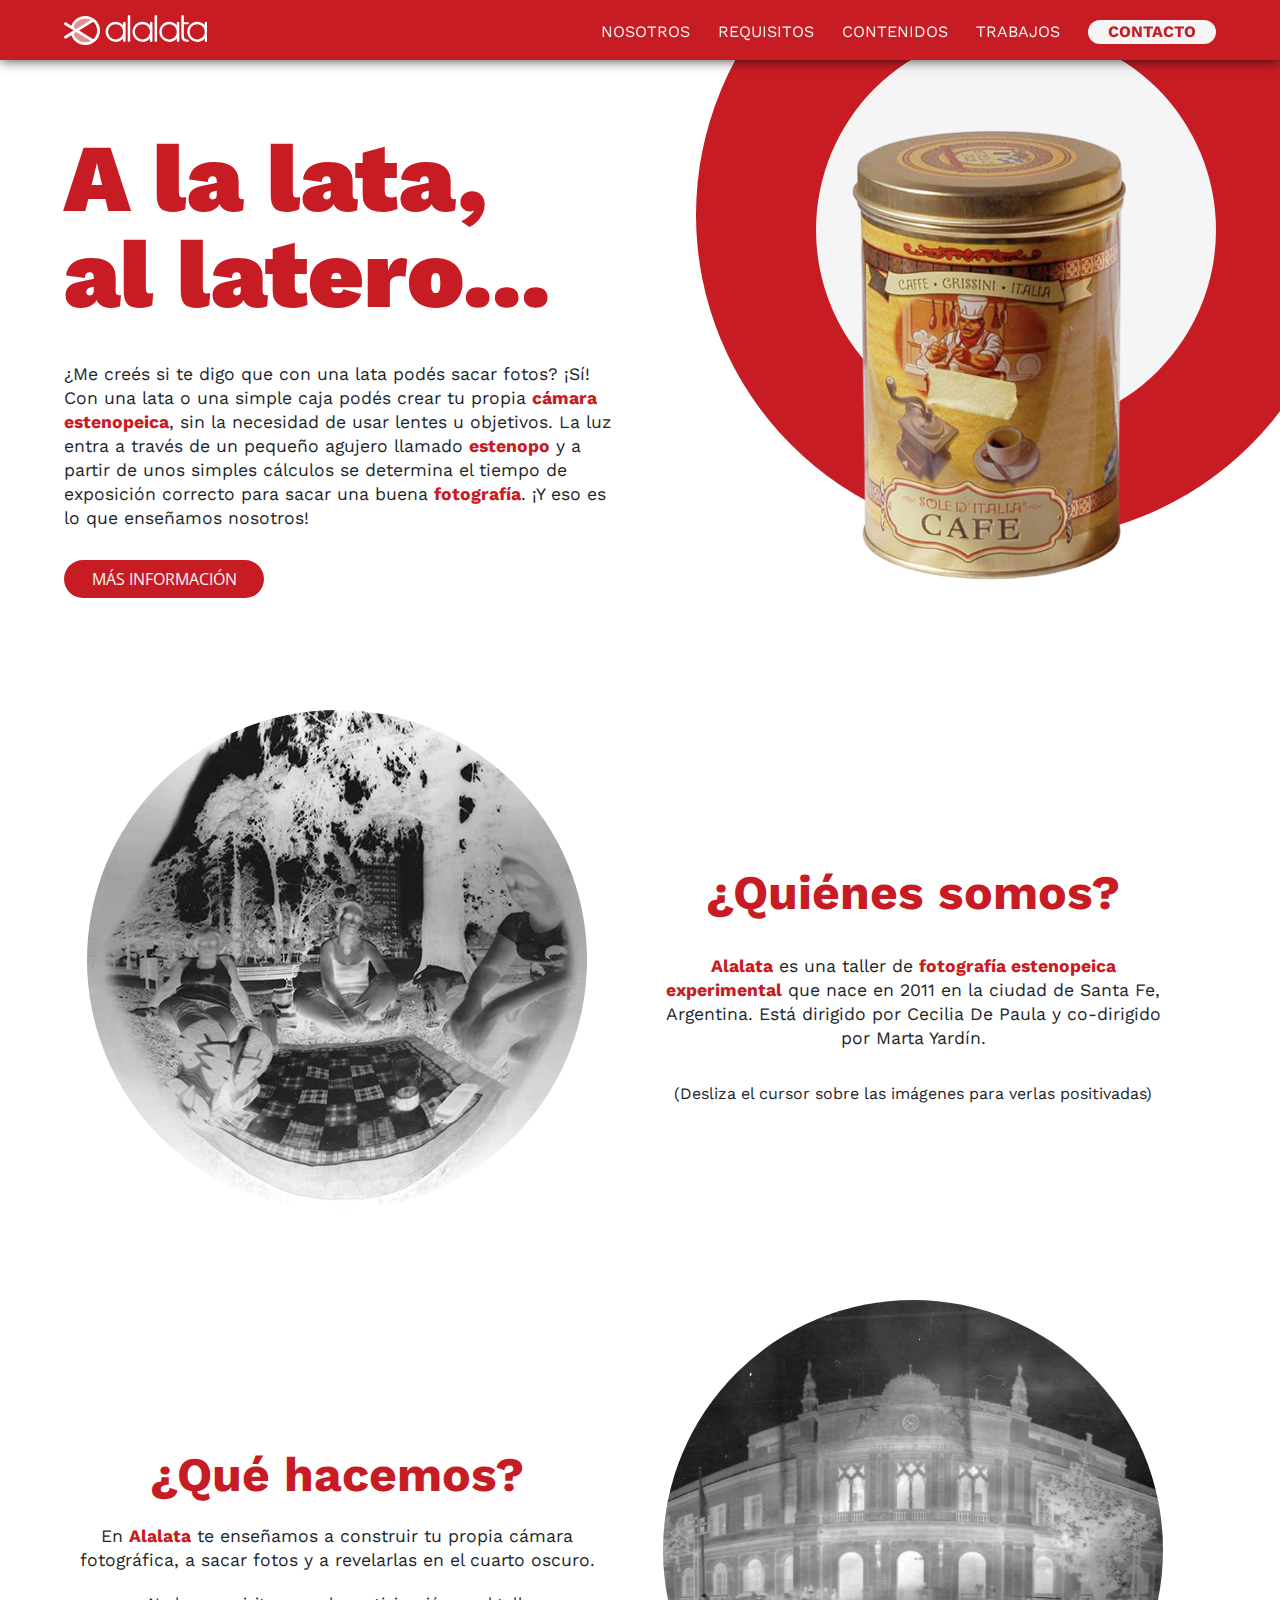
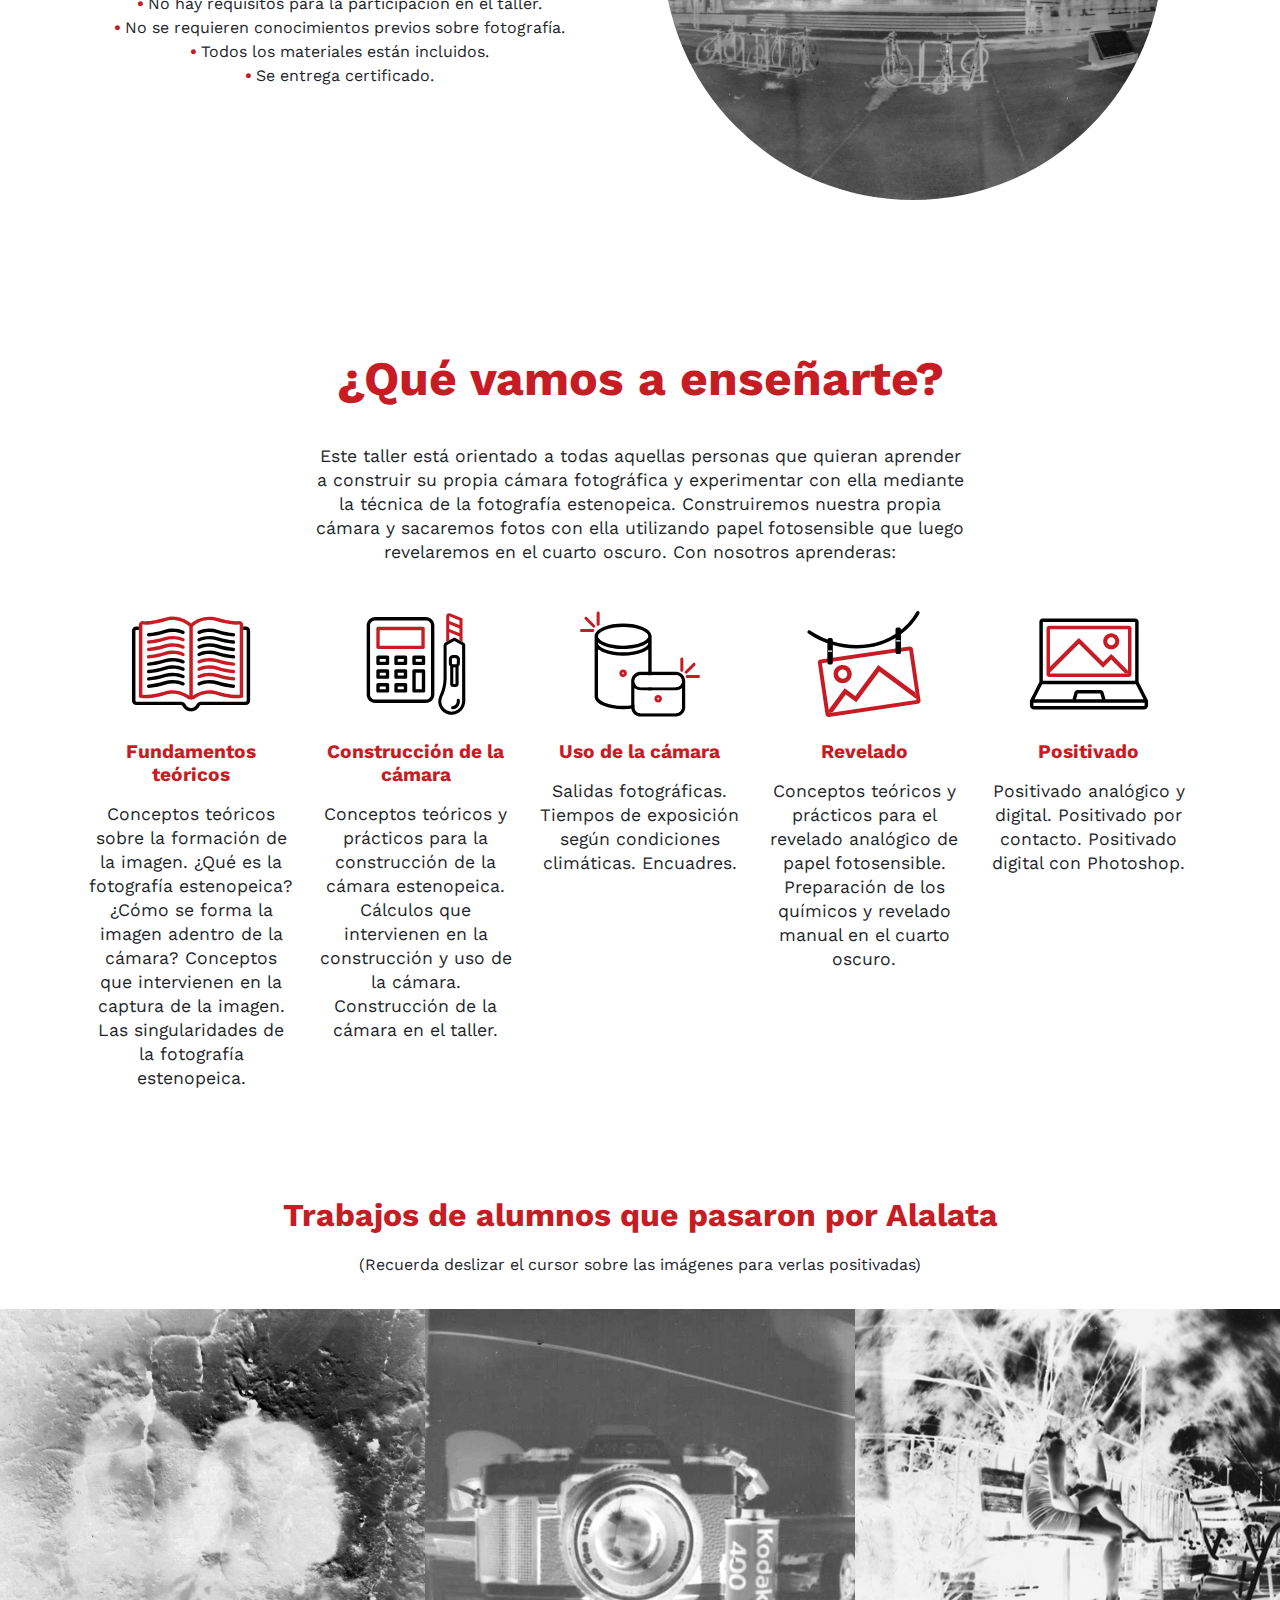
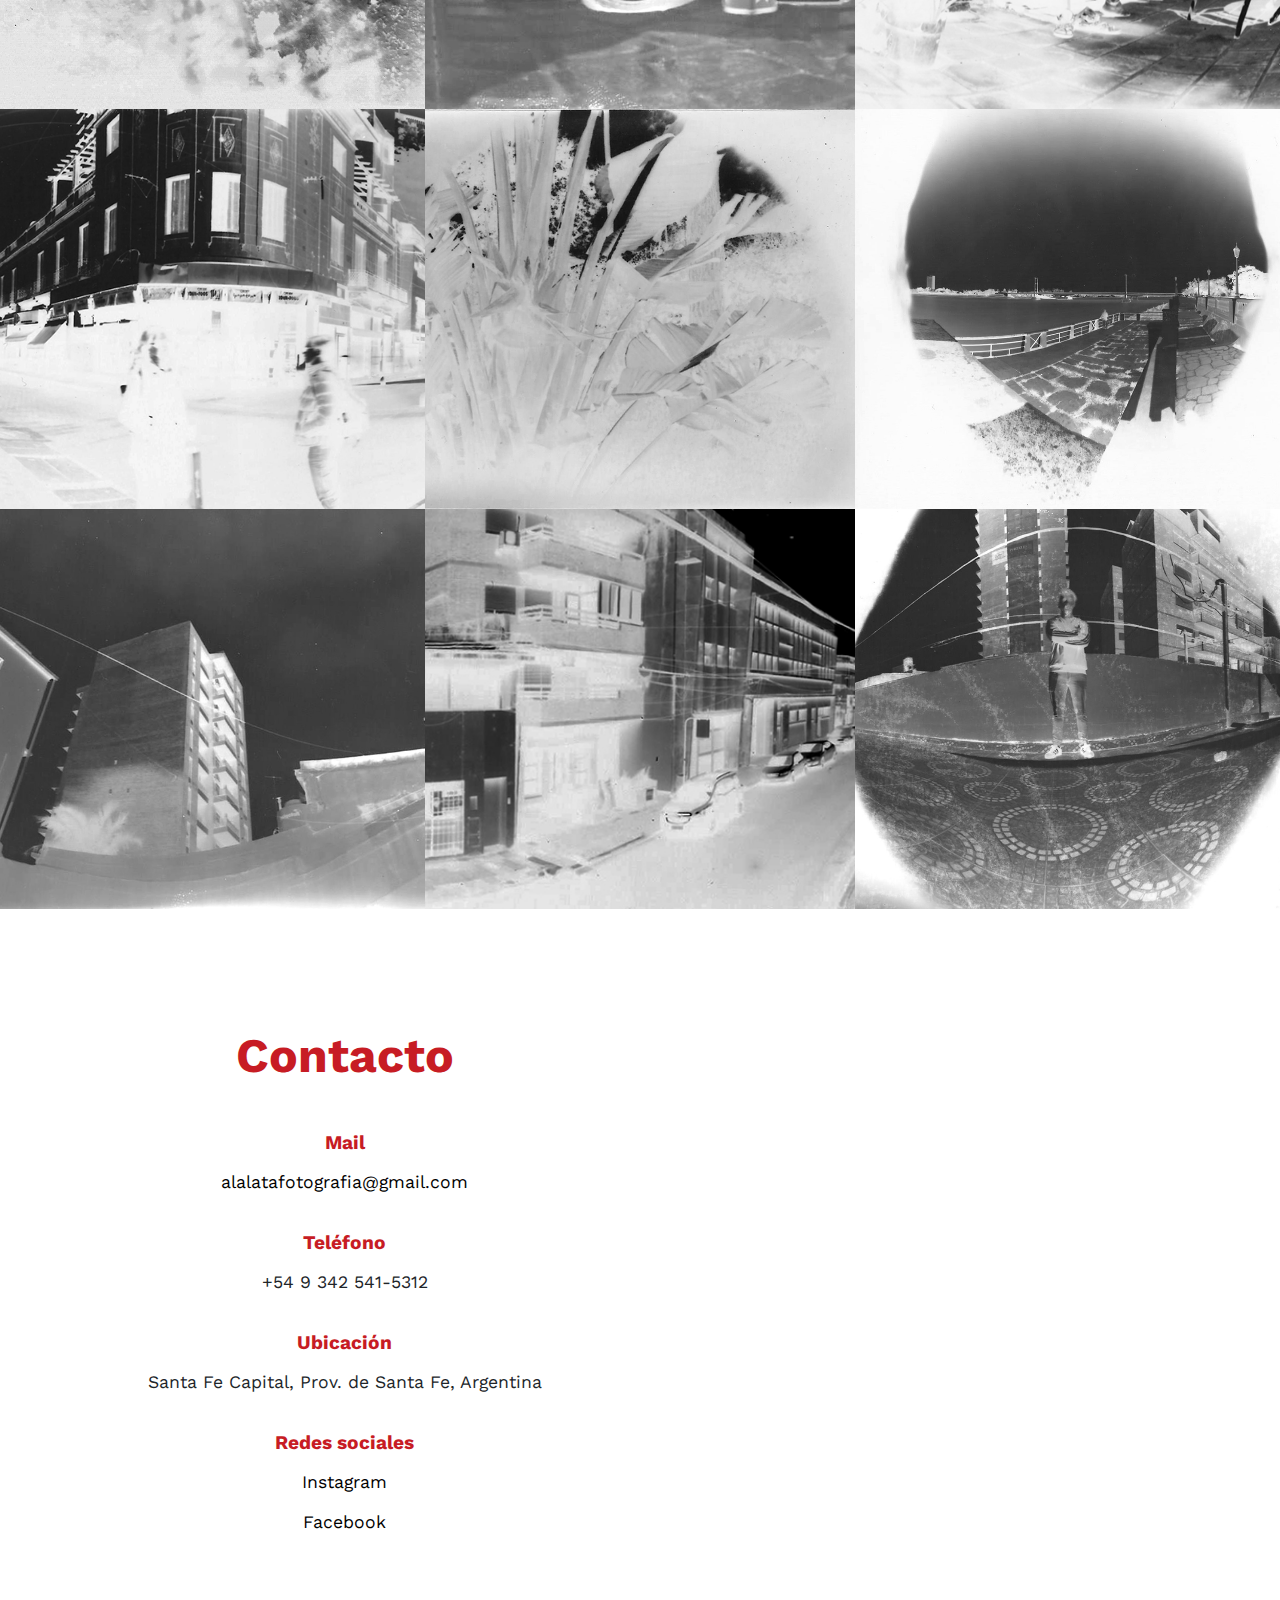
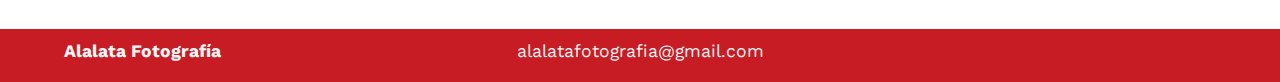
<file: index.html>
<!DOCTYPE html>
<html lang="es">

<head>
    <meta charset="UTF-8">
    <meta name="viewport" content="width=device-width, initial-scale=1.0">
    <title>Alalata Fotografía Estenopeica</title>
    <link rel="icon" type="image/svg" href="images/logo-rojo.svg">
    <!--Hojas de estilo-->
    <link rel="stylesheet" href="https://cdnjs.cloudflare.com/ajax/libs/animate.css/4.1.1/animate.min.css" />
    <link rel="stylesheet" href="https://use.fontawesome.com/releases/v5.14.0/css/all.css"
        integrity="sha384-HzLeBuhoNPvSl5KYnjx0BT+WB0QEEqLprO+NBkkk5gbc67FTaL7XIGa2w1L0Xbgc" crossorigin="anonymous">
    <link rel="stylesheet" href="https://stackpath.bootstrapcdn.com/bootstrap/4.5.2/css/bootstrap.min.css"
        integrity="sha384-JcKb8q3iqJ61gNV9KGb8thSsNjpSL0n8PARn9HuZOnIxN0hoP+VmmDGMN5t9UJ0Z" crossorigin="anonymous">
    <link rel="stylesheet" href="css/style.css">
    <!--Fuentes-->
    <link href="https://fonts.googleapis.com/css2?family=Open+Sans:wght@300;400;600;700&display=swap" rel="stylesheet">
    <link href="https://fonts.googleapis.com/css2?family=Work+Sans:wght@300;400;500;600;700;800;900&display=swap"
        rel="stylesheet">
    <!-- Facebook Pixel Code -->
    <script>
        !function (f, b, e, v, n, t, s) {
            if (f.fbq) return; n = f.fbq = function () {
                n.callMethod ?
                    n.callMethod.apply(n, arguments) : n.queue.push(arguments)
            };
            if (!f._fbq) f._fbq = n; n.push = n; n.loaded = !0; n.version = '2.0';
            n.queue = []; t = b.createElement(e); t.async = !0;
            t.src = v; s = b.getElementsByTagName(e)[0];
            s.parentNode.insertBefore(t, s)
        }(window, document, 'script',
            'https://connect.facebook.net/en_US/fbevents.js');
        fbq('init', '632207937459929');
        fbq('track', 'PageView');
    </script>
    <noscript><img height="1" width="1" style="display:none"
            src="https://www.facebook.com/tr?id=632207937459929&ev=PageView&noscript=1" /></noscript>
    <!-- End Facebook Pixel Code -->
</head>

<body>

    <header>
        <div id="barranavegacion">
            <a href="#"><img class="logo" src="images/logo-derecho-blanco.svg" alt="Logotipo Alalata"></a>
            <nav>
                <div class="menu">
                    <input type="checkbox" id="checkbox" />
                    <span></span>
                    <span></span>
                    <span></span>
                    <ul>
                        <li><a href="index.html#nosotros">Nosotros</a></li>
                        <li><a href="index.html#quehacemos">Requisitos</a></li>
                        <li><a href="index.html#nuestrapropuesta">Contenidos</a></li>
                        <li><a href="index.html#trabajosalumnos">Trabajos</a></li>
                        <!-- <li><a href="index.html#contacto">Contacto</a></li> -->
                        <li class="botonblanco"><a href="index.html#contacto">Contacto</a></li>
                    </ul>
                </div>
            </nav>
            <div class="sombra"></div>
        </div>
    </header>

    <main>
        <section id="presentacion" class="container-fluid">
            <div class="row">
                <div class="informacion col-sm-12 col-lg-6">
                    <h1 class="tituloppal animate__animated animate__fadeInDown">A la lata, <br> al latero...</h1>
                    <p class="animate__animated animate__fadeInDown">
                        ¿Me creés si te digo que con una lata podés sacar fotos? ¡Sí! Con una lata o una simple caja
                        podés crear tu propia <span class="negrita roja">cámara estenopeica</span>, sin la necesidad de
                        usar lentes u objetivos. La luz entra a través de un pequeño agujero llamado <span
                            class="negrita roja">estenopo</span> y a partir de unos simples cálculos se determina el
                        tiempo de exposición correcto para sacar una buena <span class="negrita roja">fotografía</span>.
                        ¡Y eso es lo que enseñamos nosotros!
                    </p>
                    <div class="boton animate__animated  animate__fadeInLeft"><a href="index.html#nosotros">Más
                            información</a></div>
                </div>
                <div class="foto col-sm-12 col-lg-6">
                    <img src="images/lataestenopeica.png" alt="Cámara estenopeica hecha con lata">
                    <div class=" circulo c1"></div>
                    <div class="circulo c2"></div>
                </div>
            </div>
        </section>

        <section id="nosotros" class="container-fluid">
            <div class="row">
                <div class="informacion col-sm-12 col-lg-6">
                    <h2 class="titulosecundario">¿Quiénes somos?</h2>
                    <p><span class="negrita roja">Alalata</span> es una taller de <span class="negrita roja">fotografía
                            estenopeica experimental</span> que nace en 2011 en la ciudad de Santa Fe, Argentina. Está
                        dirigido por Cecilia De Paula y co-dirigido por Marta Yardín.</p>
                    <p class="celular aclaracion">(Haz click en las imágenes para verlas positivadas)</p>
                    <p class="computadora aclaracion">(Desliza el cursor sobre las imágenes para verlas positivadas)</p>
                </div>
                <div class="foto col-sm-12 col-lg-6">
                    <img src="images/amigas.jpg" alt="Amigas en un picnic en una plaza">
                </div>
            </div>
        </section>

        <section id="quehacemos" class="container-fluid">
            <div class="row">
                <div class="informacion col-sm-12 col-lg-6">
                    <h2 class="titulosecundario">¿Qué hacemos?</h2>
                    <p>En <span class="negrita roja">Alalata</span> te enseñamos a construir tu propia cámara
                        fotográfica, a sacar fotos y a revelarlas en el cuarto oscuro.</p>
                    <ul>
                        <li>No hay requisitos para la participación en el taller.</li>
                        <li>No se requieren conocimientos previos sobre fotografía.</li>
                        <li>Todos los materiales están incluidos.</li>
                        <li>Se entrega certificado.</li>
                    </ul>
                </div>
                <div class="foto col-xd-6 col-lg-6 col-md-12 col-sm-12 col-12">
                    <img src="images/recorado_unl.jpg" alt="Rectorado de la Universidad Nacional del Litoral, Santa Fe">
                </div>
            </div>
        </section>

        <section id="nuestrapropuesta" class="container-fluid">
            <div class="informacion col-12">
                <h2 class="titulosecundario">¿Qué vamos a enseñarte?</h2>
                <p>Este taller está orientado a todas aquellas personas que quieran aprender a construir su propia
                    cámara fotográfica y experimentar con ella mediante la técnica de la fotografía estenopeica.
                    Construiremos nuestra propia cámara y sacaremos fotos con ella utilizando papel fotosensible que
                    luego revelaremos en el cuarto oscuro. Con nosotros aprenderas:</p>
            </div>
            <ul class="row">
                <li>
                    <img class="iconos-svg" src="images/libro.svg" alt="Ícono de un libro abierto">
                    <h3>Fundamentos teóricos</h3>
                    <p>Conceptos teóricos sobre la formación de la imagen. ¿Qué es la fotografía estenopeica? ¿Cómo se
                        forma la imagen adentro de la cámara? Conceptos que intervienen en la captura de la imagen. Las
                        singularidades de la fotografía estenopeica.</p>
                </li>
                <li>
                    <img class="iconos-svg" src="images/construccion.svg" alt="Ícono de una calculadora y un cutter">
                    <h3>Construcción de la cámara</h3>
                    <p>Conceptos teóricos y prácticos para la construcción de la cámara estenopeica. Cálculos que
                        intervienen en la construcción y uso de la cámara. Construcción de la cámara en el taller.</p>
                </li>
                <li>
                    <img class="iconos-svg" src="images/doslatas.svg" alt="Ícono de dos cámaras estenopeicas">
                    <h3>Uso de la cámara</h3>
                    <p>Salidas fotográficas. Tiempos de exposición según condiciones climáticas. Encuadres.</p>
                </li>
                <li>
                    <img class="iconos-svg" src="images/revelado.svg" alt="Ícono de una foto colgando">
                    <h3>Revelado</h3>
                    <p>Conceptos teóricos y prácticos para el revelado analógico de papel fotosensible. Preparación de
                        los químicos y revelado manual en el cuarto oscuro.</p>
                </li>
                <li>
                    <img class="iconos-svg" src="images/compu.svg" alt="Ícono de una notebook">
                    <h3>Positivado</h3>
                    <p>Positivado analógico y digital. Positivado por contacto. Positivado digital con Photoshop.</p>
                </li>
            </ul>


            <div id="trabajosalumnos">
                <h3 class="titulotercera">Trabajos de alumnos que pasaron por Alalata</h3>
                <p class="celular aclaracion">(Recuerda hacer click en las imágenes para verlas positivadas)</p>
                <p class="computadora aclaracion">(Recuerda deslizar el cursor sobre las imágenes para verlas
                    positivadas)</p>
                <div class="fotosalumnos">
                    <div class="fotoindividual">
                        <img src="images/belen-frutos-neg.jpg" alt="Autorretrato, de Belen Frutos">
                        <div class="nombrealumno">
                            <p>María Belén Frutos</p>
                        </div>
                    </div>
                    <div class="fotoindividual">
                        <img src="images/claudio-mangini-neg.jpg" alt="Camara Minolta, de Claudio Mangini">
                        <div class="nombrealumno">
                            <p>Claudio Mangini</p>
                        </div>
                    </div>
                    <div class="fotoindividual">
                        <img src="images/liliana-mesquida-neg.jpg" alt="Foto con modelo, de Liliana Mesquida">
                        <div class="nombrealumno">
                            <p>Liliana Mesquida</p>
                        </div>
                    </div>
                    <div class="fotoindividual">
                        <img src="images/maria-maciel-neg.jpg" alt="Dos mujeres en el centro, de Maria Maciel">
                        <div class="nombrealumno">
                            <p>María Maciel</p>
                        </div>
                    </div>
                    <div class="fotoindividual">
                        <img src="images/pilmayquen-paserini-neg.jpg" alt="Plantas, de Pilmayquen Paserini">
                        <div class="nombrealumno">
                            <p>Pilmayquen Paserini</p>
                        </div>
                    </div>
                    <div class="fotoindividual">
                        <img src="images/sonia-maciel-neg.jpg" alt="Hombre en la costanera, de Sonia Maciel">
                        <div class="nombrealumno">
                            <p>Sonia Maciel</p>
                        </div>
                    </div>
                    <div class="fotoindividual">
                        <img src="images/lorena_nittoli.jpg" alt="Edificio en contrapicado, de Lorena Nittoli">
                        <div class="nombrealumno">
                            <p>Lorena Nittoli</p>
                        </div>
                    </div>
                    <div class="fotoindividual">
                        <img src="images/evange_chiaraviglio.jpg"
                            alt="Calle 9 de Julio desde el balcón, de Evange Chiaraviglio">
                        <div class="nombrealumno">
                            <p>Evange Chiaraviglio</p>
                        </div>
                    </div>
                    <div class="fotoindividual sacar">
                        <img src="images/claudio_mangini_auto.jpg" alt="Autorretrato, de Claudio Mangini">
                        <div class="nombrealumno">
                            <p>Claudio Mangini</p>
                        </div>
                    </div>
                </div>
            </div>
        </section>

        <section id="contacto">
            <div class="informacion">
                <h2 class="titulosecundario">Contacto</h2>
                <h3>Mail</h3>
                <a href="mailto:alalatafotografia@gmail.com">
                    <p>alalatafotografia@gmail.com</p>
                </a>
                <div class="br"></div>
                <h3>Teléfono</h3>
                <p>+54 9 342 541-5312</p>
                <div class="br"></div>
                <h3>Ubicación</h3>
                <p>Santa Fe Capital, Prov. de Santa Fe, Argentina</p>
                <div class="br"></div>
                <h3>Redes sociales</h3>
                <a href="https://www.instagram.com/alalatafotografia/">
                    <p>Instagram</p>
                </a>
                <a href="https://www.facebook.com/alalatafotografia/">
                    <p>Facebook</p>
                </a>
            </div>
            <iframe class="mapa"
                src="https://www.google.com/maps/embed?pb=!1m18!1m12!1m3!1d108722.54716874225!2d-60.7762977542046!3d-31.61797740172731!2m3!1f0!2f0!3f0!3m2!1i1024!2i768!4f13.1!3m3!1m2!1s0x95b5a9adc40888e1%3A0xdcf7761e8d02804a!2sSanta%20Fe!5e0!3m2!1ses-419!2sar!4v1599092604621!5m2!1ses-419!2sar"
                frameborder="0" style="border:0;" allowfullscreen="" aria-hidden="false" tabindex="0"></iframe>
        </section>
    </main>

    <footer>
        <p class="datosfinales izquierda">
            <span class="negrita blanca">Alalata Fotografía</span>
        </p>
        <p class="datosfinales">
            <span class="blanca">alalatafotografia@gmail.com</span>
        </p>
        <div class="iconos">
            <a href="https://www.facebook.com/alalatafotografia/" target="_blank"><i class="fab fa-facebook"></i></a>
            <a href="https://www.instagram.com/alalatafotografia/?hl=es-la" target="_blank"><i
                    class="fab fa-instagram"></i></a>
            <a href="https://www.behance.net/gallery/96872605/Alalata-Fotografia-Estenopeica/" target="_blank"><i
                    class="fab fa-behance-square"></i></a>
        </div>
    </footer>

    <!----BOOTSTRAP---->
    <script src="https://code.jquery.com/jquery-3.5.1.slim.min.js"
        integrity="sha384-DfXdz2htPH0lsSSs5nCTpuj/zy4C+OGpamoFVy38MVBnE+IbbVYUew+OrCXaRkfj"
        crossorigin="anonymous"></script>
    <script src="https://cdn.jsdelivr.net/npm/popper.js@1.16.1/dist/umd/popper.min.js"
        integrity="sha384-9/reFTGAW83EW2RDu2S0VKaIzap3H66lZH81PoYlFhbGU+6BZp6G7niu735Sk7lN"
        crossorigin="anonymous"></script>
    <script src="https://stackpath.bootstrapcdn.com/bootstrap/4.5.2/js/bootstrap.min.js"
        integrity="sha384-B4gt1jrGC7Jh4AgTPSdUtOBvfO8shuf57BaghqFfPlYxofvL8/KUEfYiJOMMV+rV"
        crossorigin="anonymous"></script>

</body>

</html>
</file>
<file: css/style.css>
@charset "UTF-8";
body {
  margin: 0;
  padding: 0;
  overflow-x: hidden;
  font-family: "Work Sans", sans-serif;
}

html {
  scroll-behavior: smooth;
}

.tituloppal {
  color: #c71c24;
  font-size: 6rem;
  line-height: 6rem;
  font-weight: 900;
  margin: 0px;
}

.titulosecundario {
  font-size: 3rem;
  color: #c71c24;
  font-weight: bold;
}

.titulotercera {
  font-size: 2rem;
  color: #c71c24;
  font-weight: bold;
}

p {
  font-size: 1.1rem;
  font-weight: 400;
  line-height: 1.5rem;
}

.negrita {
  font-weight: bold;
}

.roja {
  color: #c71c24;
}

.blanca {
  color: whitesmoke;
}

header #barranavegacion {
  width: 100%;
  padding: 0px 5%;
  position: fixed;
  height: 60px;
  top: 0;
  background-color: #c71c24;
  z-index: 100;
  display: -webkit-box;
  display: -ms-flexbox;
  display: flex;
  -webkit-box-orient: horizontal;
  -webkit-box-direction: normal;
      -ms-flex-direction: row;
          flex-direction: row;
  -webkit-box-pack: justify;
      -ms-flex-pack: justify;
          justify-content: space-between;
}

header #barranavegacion a {
  position: relative;
  z-index: 1025;
}

header #barranavegacion a .logo {
  width: 150px;
  padding: 15px 0 15px 5%;
}

header #barranavegacion nav {
  z-index: 15;
}

header #barranavegacion nav .menu {
  margin-top: 24px;
  /*---------CHECKBOX TRANSPARENTE-----------*/
  /*---------SPAN MENÚ HAMBURGUESA-----------*/
  /*---------MOVIMIENTO A CRUZ-----------*/
}

header #barranavegacion nav .menu ul {
  width: 100%;
  position: absolute;
  top: 60px;
  right: 0;
  overflow: hidden;
  background-color: whitesmoke;
  height: 0px;
  padding: 0;
}

header #barranavegacion nav .menu ul li {
  list-style: none;
  padding: 18px 5% 16px 5%;
  position: relative;
  text-transform: uppercase;
}

header #barranavegacion nav .menu ul li a {
  position: relative;
  text-transform: uppercase;
  font-size: 16px;
  color: #c71c24;
  letter-spacing: 0;
  display: block;
}

header #barranavegacion nav .menu ul li:hover {
  background-color: #c71c24;
}

header #barranavegacion nav .menu ul li:hover a {
  color: whitesmoke;
  text-decoration: none;
}

header #barranavegacion nav .menu ul li:active {
  background-color: whitesmoke;
}

header #barranavegacion nav .menu ul li:active a {
  font-weight: bold;
  color: #c71c24;
}

header #barranavegacion nav .menu input[type="checkbox"]:checked ~ ul {
  height: 300px;
}

header #barranavegacion nav .menu input {
  display: block;
  width: 60px;
  height: 60px;
  opacity: 0;
  z-index: 2;
  position: absolute;
  top: 0px;
  right: 0px;
  margin-right: 3.5%;
}

header #barranavegacion nav .menu span {
  display: block;
  width: 18px;
  height: 2px;
  margin-bottom: 3px;
  position: relative;
  background: whitesmoke;
  z-index: 11;
  -webkit-transform-origin: 3.75px 1px;
          transform-origin: 3.75px 1px;
}

header #barranavegacion nav .menu input:checked ~ span {
  opacity: 1;
  -webkit-transform: rotate(45deg) translate(2px, 1px);
          transform: rotate(45deg) translate(2px, 1px);
}

header #barranavegacion nav .menu input:checked ~ span:nth-last-child(3) {
  opacity: 0;
  -webkit-transform: rotate(0deg) scale(0.2, 0.2);
          transform: rotate(0deg) scale(0.2, 0.2);
}

header #barranavegacion nav .menu input:checked ~ span:nth-last-child(2) {
  -webkit-transform: rotate(-45deg) translate(1px, 0px);
          transform: rotate(-45deg) translate(1px, 0px);
}

header #barranavegacion .sombra {
  position: absolute;
  top: 0px;
  right: 0px;
  height: 60px;
  width: 100%;
  -webkit-box-shadow: 0 0 12px 0 rgba(0, 0, 0, 0.8);
          box-shadow: 0 0 12px 0 rgba(0, 0, 0, 0.8);
  /* z-index: -99; */
}

@-webkit-keyframes mover {
  0% {
    -webkit-transform: rotate(20deg);
            transform: rotate(20deg);
  }
  50% {
    -webkit-transform: rotate(25deg);
            transform: rotate(25deg);
  }
  100% {
    -webkit-transform: rotate(20deg);
            transform: rotate(20deg);
  }
}

@keyframes mover {
  0% {
    -webkit-transform: rotate(20deg);
            transform: rotate(20deg);
  }
  50% {
    -webkit-transform: rotate(25deg);
            transform: rotate(25deg);
  }
  100% {
    -webkit-transform: rotate(20deg);
            transform: rotate(20deg);
  }
}

@-webkit-keyframes achicar {
  0% {
    -webkit-transform: scale(1);
            transform: scale(1);
  }
  50% {
    -webkit-transform: scale(0.9);
            transform: scale(0.9);
  }
  100% {
    -webkit-transform: scale(1);
            transform: scale(1);
  }
}

@keyframes achicar {
  0% {
    -webkit-transform: scale(1);
            transform: scale(1);
  }
  50% {
    -webkit-transform: scale(0.9);
            transform: scale(0.9);
  }
  100% {
    -webkit-transform: scale(1);
            transform: scale(1);
  }
}

@-webkit-keyframes achicar2 {
  0% {
    -webkit-transform: scale(0.8);
            transform: scale(0.8);
  }
  50% {
    -webkit-transform: scale(1);
            transform: scale(1);
  }
  100% {
    -webkit-transform: scale(0.8);
            transform: scale(0.8);
  }
}

@keyframes achicar2 {
  0% {
    -webkit-transform: scale(0.8);
            transform: scale(0.8);
  }
  50% {
    -webkit-transform: scale(1);
            transform: scale(1);
  }
  100% {
    -webkit-transform: scale(0.8);
            transform: scale(0.8);
  }
}

main {
  margin: 5%;
  position: relative;
  top: 40px;
  width: 90%;
}

main #presentacion, main .container {
  margin: 90px 0 20px 0;
}

main #presentacion .row .informacion, main .container .row .informacion {
  float: left;
  width: 100%;
  padding: 0;
}

main #presentacion .row .informacion h1, main .container .row .informacion h1 {
  -webkit-animation-duration: 3s;
          animation-duration: 3s;
  font-size: 4rem;
  line-height: 4rem;
}

main #presentacion .row .informacion p, main .container .row .informacion p {
  margin: 40px 0 30px 0;
  width: 100%;
  -webkit-animation-duration: 3s;
          animation-duration: 3s;
}

main #presentacion .row .informacion .boton, main .container .row .informacion .boton {
  -webkit-animation-duration: 3s;
          animation-duration: 3s;
  -webkit-animation-delay: 2s;
          animation-delay: 2s;
  background-color: #c71c24;
  font-family: "Open Sans", sans-serif;
  font-size: 1rem;
  font-weight: 400;
  padding: 7px;
  width: 200px;
  text-align: center;
  border-radius: 50px;
  text-transform: uppercase;
}

main #presentacion .row .informacion .boton a, main .container .row .informacion .boton a {
  color: whitesmoke;
  text-decoration: none;
}

main #presentacion .row .informacion .boton a:hover, main .container .row .informacion .boton a:hover {
  font-weight: bold;
}

main #presentacion .row .foto, main .container .row .foto {
  display: none;
}

main #nosotros {
  display: -webkit-box;
  display: -ms-flexbox;
  display: flex;
  -webkit-box-orient: horizontal;
  -webkit-box-direction: normal;
      -ms-flex-direction: row;
          flex-direction: row;
  -webkit-box-sizing: border-box;
          box-sizing: border-box;
  width: 100%;
  margin: 0;
  padding: 0;
  padding-top: 90px;
}

main #nosotros .row .informacion {
  text-align: center;
  -ms-flex-item-align: center;
      -ms-grid-row-align: center;
      align-self: center;
  -webkit-box-sizing: border-box;
          box-sizing: border-box;
  margin-top: 50px;
}

main #nosotros .row .informacion p {
  padding: 1rem 0;
  -webkit-box-sizing: border-box;
          box-sizing: border-box;
  margin: 1rem;
}

main #nosotros .row .informacion .aclaracion {
  font-size: 1rem;
  margin: 0;
  padding: 0;
}

main #nosotros .row .informacion .computadora {
  display: none;
}

main #nosotros .row .foto {
  -webkit-box-ordinal-group: 0;
      -ms-flex-order: -1;
          order: -1;
  display: -webkit-box;
  display: -ms-flexbox;
  display: flex;
  -webkit-box-orient: vertical;
  -webkit-box-direction: normal;
      -ms-flex-direction: column;
          flex-direction: column;
  -webkit-box-sizing: border-box;
          box-sizing: border-box;
}

main #nosotros .row .foto img {
  width: 100%;
  max-width: 500px;
  border-radius: 50%;
  -o-object-fit: cover;
     object-fit: cover;
  -ms-flex-item-align: center;
      -ms-grid-row-align: center;
      align-self: center;
  -webkit-box-sizing: border-box;
          box-sizing: border-box;
}

main #nosotros .row .foto img:hover {
  -webkit-transition: 2s ease;
  transition: 2s ease;
  -webkit-filter: invert(100%);
          filter: invert(100%);
  -webkit-box-sizing: border-box;
          box-sizing: border-box;
}

main #quehacemos {
  padding-top: 90px;
  display: -webkit-box;
  display: -ms-flexbox;
  display: flex;
  -webkit-box-orient: horizontal;
  -webkit-box-direction: normal;
      -ms-flex-direction: row;
          flex-direction: row;
  -webkit-box-sizing: border-box;
          box-sizing: border-box;
}

main #quehacemos .row .informacion {
  -ms-flex-item-align: center;
      -ms-grid-row-align: center;
      align-self: center;
  text-align: center;
  -webkit-box-sizing: border-box;
          box-sizing: border-box;
  margin-top: 50px;
}

main #quehacemos .row .informacion p {
  padding: 0;
  margin-top: 1.25rem;
  margin-bottom: 1.25rem;
  -webkit-box-sizing: border-box;
          box-sizing: border-box;
}

main #quehacemos .row .informacion ul {
  list-style: none;
  font-family: "Work Sans", sans-serif;
  font-size: 1rem;
  font-weight: 400;
  margin-left: 16px;
  padding: 0;
}

main #quehacemos .row .informacion ul li::before {
  content: "\2022";
  color: #c71c24;
  font-weight: bold;
  display: inline-block;
  width: 1em;
  margin-left: -1em;
}

main #quehacemos .row .foto {
  display: -webkit-box;
  display: -ms-flexbox;
  display: flex;
  -webkit-box-orient: vertical;
  -webkit-box-direction: normal;
      -ms-flex-direction: column;
          flex-direction: column;
  -webkit-box-sizing: border-box;
          box-sizing: border-box;
  -webkit-box-ordinal-group: 0;
      -ms-flex-order: -1;
          order: -1;
}

main #quehacemos .row .foto img {
  width: 100%;
  max-width: 500px;
  border-radius: 50%;
  -o-object-fit: cover;
     object-fit: cover;
  -ms-flex-item-align: center;
      -ms-grid-row-align: center;
      align-self: center;
  -webkit-box-sizing: border-box;
          box-sizing: border-box;
  -webkit-animation: none;
          animation: none;
}

main #quehacemos .row .foto img:hover {
  -webkit-transition: 2s ease;
  transition: 2s ease;
  -webkit-filter: invert(100%);
          filter: invert(100%);
  -webkit-box-sizing: border-box;
          box-sizing: border-box;
}

main #nuestrapropuesta {
  height: 100%;
}

main #nuestrapropuesta .informacion {
  text-align: center;
  display: -webkit-box;
  display: -ms-flexbox;
  display: flex;
  -webkit-box-orient: vertical;
  -webkit-box-direction: normal;
      -ms-flex-direction: column;
          flex-direction: column;
  margin-top: 60px;
}

main #nuestrapropuesta .informacion .titulosecundario {
  margin-top: 90px;
}

main #nuestrapropuesta .informacion p {
  padding: 1rem 0;
  width: 100%;
  -ms-flex-item-align: center;
      -ms-grid-row-align: center;
      align-self: center;
  margin-top: 0.8rem;
  margin-bottom: 1.5rem;
}

main #nuestrapropuesta ul.row {
  list-style: none;
  width: 100%;
  margin: 0;
  padding: 0;
  display: -webkit-box;
  display: -ms-flexbox;
  display: flex;
  -webkit-box-orient: vertical;
  -webkit-box-direction: normal;
      -ms-flex-direction: column;
          flex-direction: column;
}

main #nuestrapropuesta ul.row li {
  font-family: "Work Sans", sans-serif;
  text-align: center;
  margin: 0px;
  padding: 0 10px;
  width: 100%;
}

main #nuestrapropuesta ul.row li .iconos-svg {
  height: 120px;
  margin: 0;
  padding: 0;
}

main #nuestrapropuesta ul.row li h3 {
  color: #c71c24;
  font-size: 1.2rem;
  font-weight: bold;
  margin: 1rem 0;
}

main #nuestrapropuesta #trabajosalumnos {
  padding-top: 90px;
  text-align: center;
}

main #nuestrapropuesta #trabajosalumnos .titulotercera {
  font-family: "Work Sans", sans-serif;
  font-weight: bold;
}

main #nuestrapropuesta #trabajosalumnos .aclaracion {
  font-size: 1rem;
  margin: 0;
  padding-top: 10px;
  padding-bottom: 2rem;
}

main #nuestrapropuesta #trabajosalumnos .computadora {
  display: none;
}

main #nuestrapropuesta #trabajosalumnos .fotosalumnos {
  width: 122%;
  margin: 0 -11%;
}

main #nuestrapropuesta #trabajosalumnos .fotosalumnos .fotoindividual {
  height: 400px;
  width: 100%;
}

main #nuestrapropuesta #trabajosalumnos .fotosalumnos .fotoindividual img {
  height: 400px;
  -o-object-fit: cover;
     object-fit: cover;
  width: 100%;
}

main #nuestrapropuesta #trabajosalumnos .fotosalumnos .fotoindividual .nombrealumno {
  background-color: #c71c24;
  color: white;
  position: relative;
  bottom: 50px;
  width: 90%;
  margin: 0 5%;
  border-radius: 50px;
}

main #nuestrapropuesta #trabajosalumnos .fotosalumnos .fotoindividual .nombrealumno p {
  margin: 0px;
  text-align: center;
  padding: 3px;
  display: none;
}

main #nuestrapropuesta #trabajosalumnos .fotosalumnos .fotoindividual:hover img {
  -webkit-transition: 2s ease;
  transition: 2s ease;
  -webkit-filter: invert(100%);
          filter: invert(100%);
  width: 100%;
}

main #nuestrapropuesta #trabajosalumnos .fotosalumnos .fotoindividual:hover .nombrealumno p {
  display: inherit;
}

#contacto {
  text-align: center;
  padding: 80px 0 0 0;
  margin: initial;
  display: -ms-grid;
  display: grid;
  -ms-grid-rows: 1fr 1fr;
      grid-template-rows: 1fr 1fr;
  margin-bottom: 80px;
}

#contacto .informacion {
  float: left;
  width: 100%;
  height: 600px;
  padding: 0;
  display: -webkit-box;
  display: -ms-flexbox;
  display: flex;
  -webkit-box-orient: vertical;
  -webkit-box-direction: normal;
      -ms-flex-direction: column;
          flex-direction: column;
  -webkit-box-pack: center;
      -ms-flex-pack: center;
          justify-content: center;
}

#contacto .informacion h2 {
  padding-bottom: 30px;
  margin-bottom: 0;
}

#contacto .informacion h3 {
  color: #c71c24;
  font-size: 1.2rem;
  font-weight: bold;
  margin: 1rem 0;
}

#contacto .informacion a {
  text-decoration: none;
}

#contacto .informacion a p {
  color: black;
}

#contacto .informacion .br {
  height: 5px;
}

#contacto .informacion form {
  text-align: left;
  width: 100%;
  margin: 0 5% 0 0;
}

#contacto .informacion form #provincia {
  font-family: 'Work Sans', sans-serif;
}

#contacto .informacion form .centrarbotones {
  margin-top: 0.5rem;
  display: -webkit-box;
  display: -ms-flexbox;
  display: flex;
  -webkit-box-orient: horizontal;
  -webkit-box-direction: normal;
      -ms-flex-direction: row;
          flex-direction: row;
  -webkit-box-pack: center;
      -ms-flex-pack: center;
          justify-content: center;
}

#contacto .informacion form .centrarbotones .boton {
  border: 0px;
  color: whitesmoke;
  -webkit-animation-duration: 3s;
          animation-duration: 3s;
  -webkit-animation-delay: 2s;
          animation-delay: 2s;
  background-color: #c71c24;
  font-family: "Open Sans", sans-serif;
  font-size: 1rem;
  font-weight: 400;
  padding: 7px;
  width: 150px;
  text-align: center;
  border-radius: 50px;
  text-transform: uppercase;
}

#contacto .informacion form .centrarbotones .boton:hover {
  font-weight: bold;
}

#contacto .informacion form .centrarbotones .b1 {
  margin-right: 10px;
}

#contacto .mapa {
  height: 600px;
  width: 100%;
  margin: 0;
  padding: 0;
  margin-top: 20px;
}

label {
  width: 100%;
  margin: 0 0 1rem 0;
}

.completar {
  display: -webkit-box;
  display: -ms-flexbox;
  display: flex;
  width: 100%;
}

select {
  display: block;
  width: 100%;
  margin: .4rem 0 1.4rem 0;
}

.check {
  position: relative;
  margin: 1rem 0;
}

footer {
  background-color: #c71c24;
  color: whitesmoke;
  padding: 10px 0;
  display: -ms-grid;
  display: grid;
  -ms-grid-columns: 1fr;
      grid-template-columns: 1fr;
  -ms-grid-rows: 1fr 1fr 1fr;
      grid-template-rows: 1fr 1fr 1fr;
}

footer .datosfinales {
  margin: 0 5%;
  text-align: center;
}

footer .iconos {
  margin: 0 5%;
  text-align: center;
  -ms-flex-item-align: center;
      -ms-grid-row-align: center;
      align-self: center;
}

footer .iconos a {
  color: whitesmoke;
  font-size: 1.4rem;
  padding: 0px 10px;
}

/*------------------PANTALLA 768px--------------------*/
@media (min-width: 768px) {
  #nuestrapropuesta #trabajosalumnos .fotosalumnos {
    display: -ms-grid;
    display: grid;
    -ms-grid-columns: 1fr 1fr;
        grid-template-columns: 1fr 1fr;
    -ms-grid-rows: 1fr 1fr 1fr;
        grid-template-rows: 1fr 1fr 1fr;
    margin: initial;
    width: 115%;
    margin: 0 -7.5%;
  }
  #nuestrapropuesta #trabajosalumnos .sacar {
    display: none;
  }
}

/*------------------PANTALLA 950px--------------------*/
@media (min-width: 950px) {
  header #barranavegacion {
    display: inline-block;
  }
  header #barranavegacion a .logo {
    -webkit-box-sizing: content-box;
            box-sizing: content-box;
    padding-left: 0;
    width: 142.5px;
  }
  header #barranavegacion nav {
    position: fixed;
    top: -60px;
    right: 5%;
  }
  header #barranavegacion nav .menu ul {
    overflow: visible;
    /* position: absolute;
                        top: 5px;
                        right: 5%; */
    /* background-color: none; */
    display: -webkit-box;
    display: -ms-flexbox;
    display: flex;
    -webkit-box-pack: end;
        -ms-flex-pack: end;
            justify-content: flex-end;
    top: 70px;
  }
  header #barranavegacion nav .menu ul li {
    display: inline;
    padding-left: 28px;
  }
  header #barranavegacion nav .menu ul li a {
    color: whitesmoke;
    margin-top: -8px;
  }
  header #barranavegacion nav .menu ul li a:hover {
    font-weight: bold;
    color: whitesmoke;
  }
  header #barranavegacion nav .menu ul li:hover {
    background-color: initial;
  }
  header #barranavegacion nav .menu ul .botonblanco a {
    color: #c71c24;
    background-color: whitesmoke;
    padding: 0 20px;
    border-radius: 50px;
    font-weight: bold;
  }
  header #barranavegacion nav .menu ul .botonblanco a:hover {
    font-weight: normal;
    color: #c71c24;
  }
  header #barranavegacion nav .menu ul .botonblanco:hover a {
    color: #c71c24;
    background-color: whitesmoke;
  }
  header #barranavegacion nav .menu ul .botonblanco:hover a:hover {
    color: #c71c24;
  }
  header #barranavegacion nav .menu span {
    display: none;
  }
  header #barranavegacion nav input#checkbox {
    display: none;
  }
  main #presentacion .row .informacion {
    width: 50%;
  }
  main #presentacion .row .informacion h1 {
    font-size: 6rem;
    line-height: 6rem;
  }
  main #nosotros .row .informacion .celular {
    display: none;
  }
  main #nosotros .row .informacion .computadora {
    display: inherit;
  }
  main #nuestrapropuesta #trabajosalumnos .celular {
    display: none;
  }
  main #nuestrapropuesta #trabajosalumnos .computadora {
    display: inherit;
  }
  footer {
    display: -ms-grid;
    display: grid;
    -ms-grid-columns: 1fr 1fr 1fr;
        grid-template-columns: 1fr 1fr 1fr;
    -ms-grid-rows: 1fr;
        grid-template-rows: 1fr;
    padding-left: 5%;
    padding-right: 5%;
  }
  footer .datosfinales {
    text-align: center;
    margin: 0;
  }
  footer .izquierda {
    text-align: left;
  }
  footer .iconos {
    text-align: right;
    -ms-flex-item-align: end;
        align-self: flex-end;
    margin: 0;
  }
}

/*------------------PANTALLA 990px--------------------*/
@media (min-width: 990px) {
  #presentacion .row .col-lg-6 {
    -webkit-box-flex: 0;
        -ms-flex: 0 0 100%;
            flex: 0 0 100%;
    max-width: 100%;
  }
  main #quehacemos .row .foto {
    -webkit-box-ordinal-group: 2;
        -ms-flex-order: 1;
            order: 1;
  }
  section#quehacemos.container-fluid {
    padding-left: 0;
    padding-right: 0;
  }
  div.row {
    width: 100%;
  }
}

/*------------------PANTALLA 1050px--------------------*/
@media (min-width: 1110px) {
  #presentacion .row .col-lg-6 {
    -webkit-box-flex: 0;
        -ms-flex: 0 0 50%;
            flex: 0 0 50%;
    max-width: 50%;
  }
  main #presentacion .row .informacion {
    width: 50%;
  }
  main #presentacion .row .informacion h1 {
    font-size: 6rem;
    line-height: 6rem;
  }
  main #presentacion .row .foto {
    display: -webkit-box;
    display: -ms-flexbox;
    display: flex;
    -webkit-box-orient: horizontal;
    -webkit-box-direction: reverse;
        -ms-flex-direction: row-reverse;
            flex-direction: row-reverse;
    -webkit-box-pack: right;
        -ms-flex-pack: right;
            justify-content: right;
    height: 470px;
    padding: 0 60px 0 0;
  }
  main #presentacion .row .foto img {
    height: 450px;
    z-index: 99;
    -webkit-animation: mover 6s infinite;
            animation: mover 6s infinite;
  }
  main #presentacion .row .foto .circulo {
    border-radius: 50%;
  }
  main #presentacion .row .foto .c1 {
    -webkit-animation: achicar 5s infinite;
            animation: achicar 5s infinite;
    background: #c71c24;
    width: 650px;
    height: 650px;
    position: absolute;
    top: -240px;
    right: -160px;
  }
  main #presentacion .row .foto .c2 {
    -webkit-animation: achicar2 6s infinite;
            animation: achicar2 6s infinite;
    background: whitesmoke;
    width: 400px;
    height: 400px;
    position: absolute;
    top: -100px;
    right: -30px;
  }
  main #nuestrapropuesta .informacion p {
    width: 60%;
  }
  main #nuestrapropuesta ul.row {
    display: -webkit-box;
    display: -ms-flexbox;
    display: flex;
    -webkit-box-orient: horizontal;
    -webkit-box-direction: normal;
        -ms-flex-direction: row;
            flex-direction: row;
  }
  main #nuestrapropuesta ul.row li {
    width: 20%;
  }
  main #nuestrapropuesta #trabajosalumnos .fotosalumnos {
    display: -ms-grid;
    display: grid;
    -ms-grid-columns: 1fr 1fr 1fr;
        grid-template-columns: 1fr 1fr 1fr;
    -ms-grid-rows: 1fr 1fr 1fr;
        grid-template-rows: 1fr 1fr 1fr;
    margin: initial;
    width: 115%;
    margin: 0 -7.5%;
  }
  main #nuestrapropuesta #trabajosalumnos .sacar {
    display: inherit;
  }
  main #contacto {
    display: -ms-grid;
    display: grid;
    -ms-grid-rows: 1fr;
        grid-template-rows: 1fr;
    -ms-grid-columns: 1fr 1fr;
        grid-template-columns: 1fr 1fr;
    -webkit-column-gap: 30px;
            column-gap: 30px;
  }
  main #contacto .mapa {
    margin: 0;
  }
}

/*------------------PANTALLA 1400px--------------------*/
@media (min-width: 1200px) {
  main {
    max-width: 1500px;
    margin-right: auto;
    margin-left: auto;
  }
}
/*# sourceMappingURL=style.css.map */
</file>
